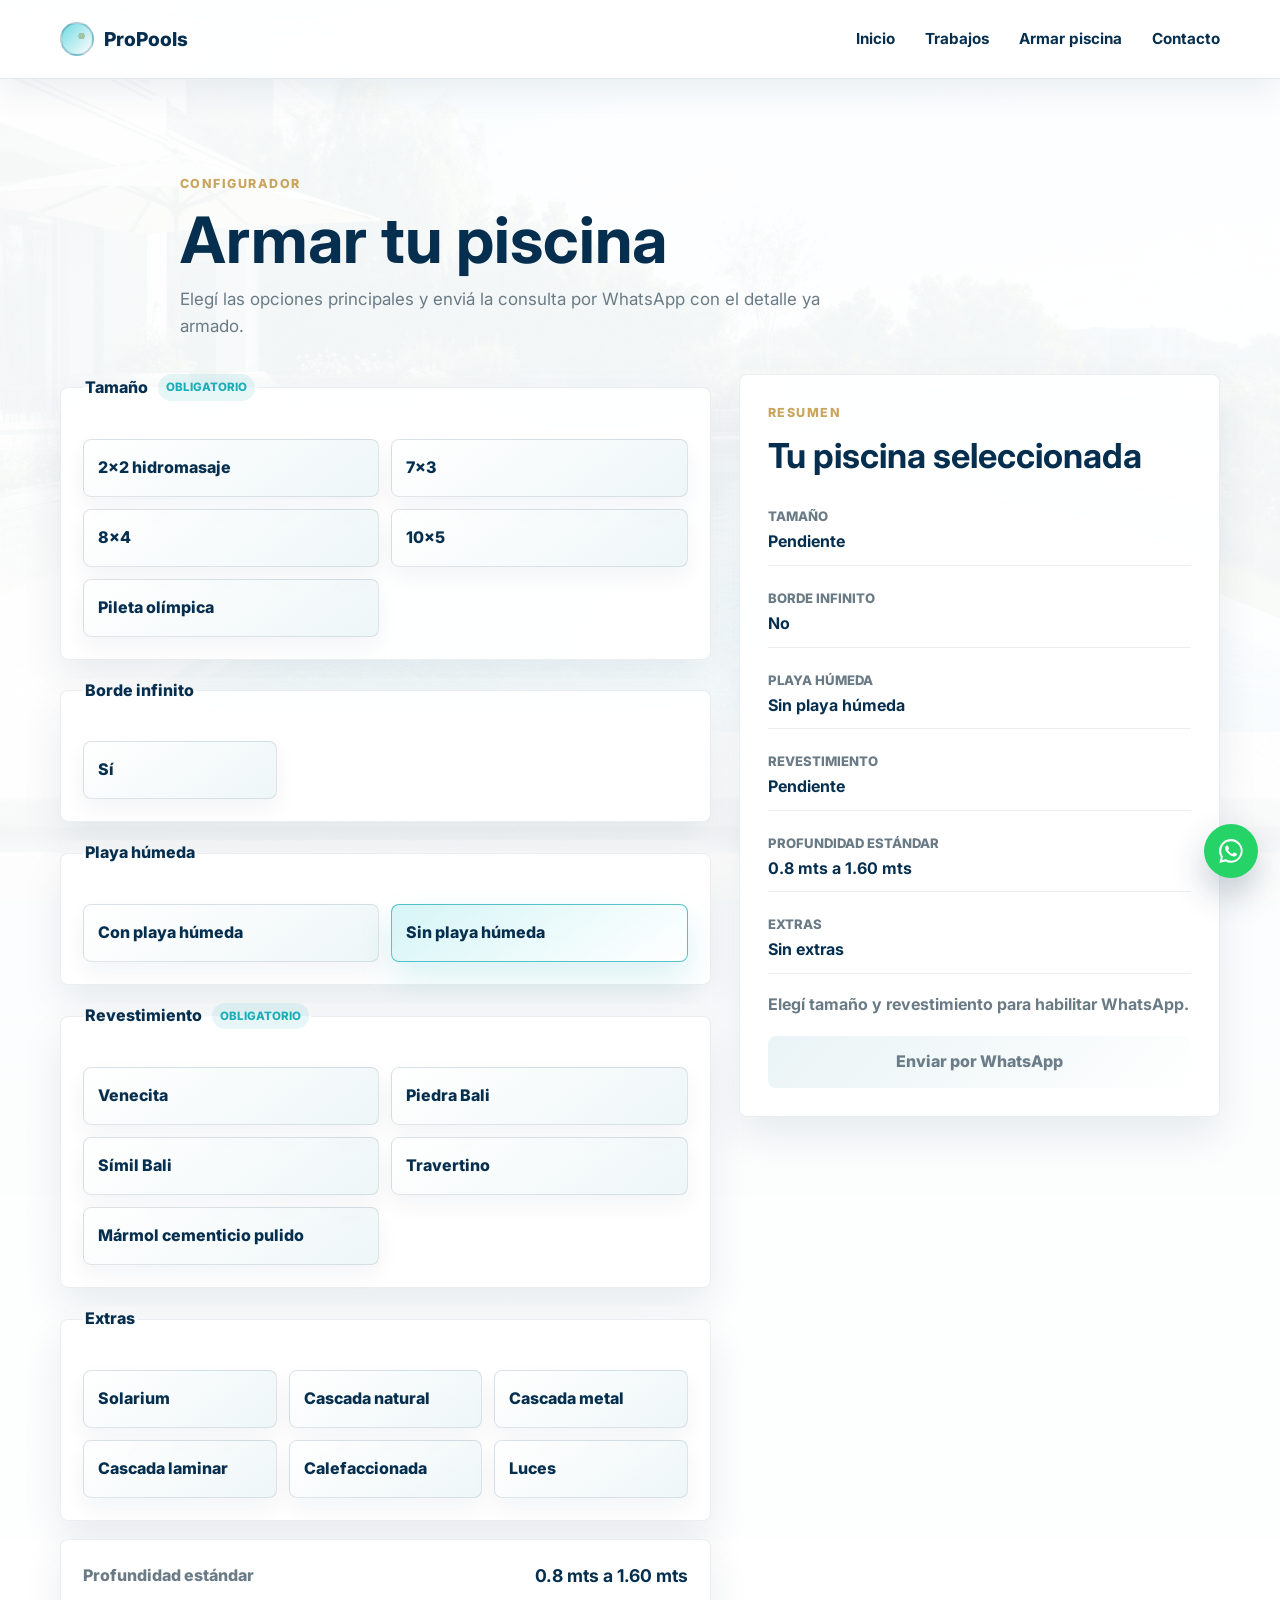
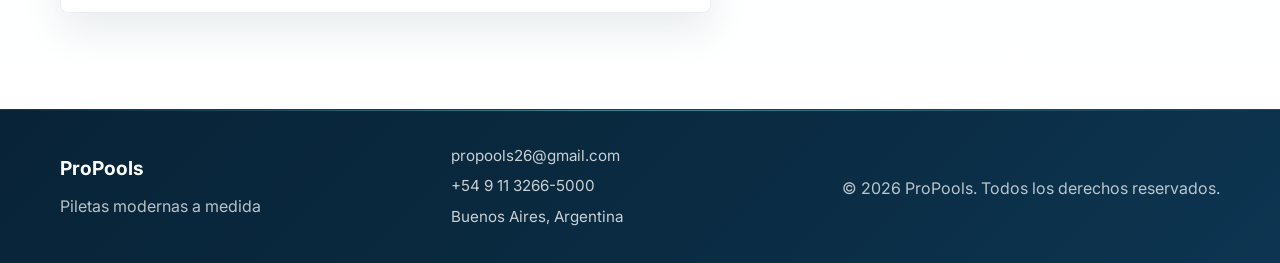
<file: armar-piscina.html>
<!DOCTYPE html>
<html lang="es">
  <head>
    <meta charset="UTF-8" />
    <meta name="viewport" content="width=device-width, initial-scale=1.0" />
    <meta
      name="description"
      content="Armá tu piscina ProPools seleccionando tamaño, revestimiento, terminaciones y extras para consultar por WhatsApp."
    />
    <title>Armar tu piscina | ProPools</title>
    <link rel="preconnect" href="https://fonts.googleapis.com" />
    <link rel="preconnect" href="https://fonts.gstatic.com" crossorigin />
    <link
      href="https://fonts.googleapis.com/css2?family=Inter:wght@400;500;600;700;800&display=swap"
      rel="stylesheet"
    />
    <link rel="stylesheet" href="styles.css" />
  </head>
  <body>
    <header class="site-header page-header scrolled" id="siteHeader">
      <nav class="navbar" aria-label="Navegación principal">
        <a class="brand" href="index.html#inicio" aria-label="ProPools inicio">
          <span class="brand-mark"></span>
          <span>ProPools</span>
        </a>

        <button
          class="menu-toggle"
          type="button"
          aria-label="Abrir menú"
          aria-expanded="false"
          aria-controls="mainMenu"
        >
          <span></span>
          <span></span>
          <span></span>
        </button>

        <div class="nav-links" id="mainMenu">
          <a href="index.html#inicio">Inicio</a>
          <a href="index.html#trabajos">Trabajos</a>
          <a href="armar-piscina.html" aria-current="page">Armar piscina</a>
          <a href="index.html#contacto">Contacto</a>
        </div>
      </nav>
    </header>

    <main class="builder-page">
      <section class="section builder-section" aria-labelledby="builderTitle">
        <div class="builder-heading reveal">
          <p class="eyebrow">Configurador</p>
          <h1 id="builderTitle">Armar tu piscina</h1>
          <p>
            Elegí las opciones principales y enviá la consulta por WhatsApp con el detalle ya armado.
          </p>
        </div>

        <div class="builder-shell reveal">
          <form class="pool-builder" id="poolBuilder" aria-label="Opciones para armar tu piscina"></form>

          <aside class="builder-summary" aria-live="polite">
            <div class="builder-summary-inner">
              <p class="eyebrow">Resumen</p>
              <h2>Tu piscina seleccionada</h2>
              <div class="summary-list" id="poolSummary"></div>
              <p class="summary-help" id="poolSummaryHelp"></p>
              <a class="btn btn-primary whatsapp-submit" id="poolWhatsappLink" href="#" aria-disabled="true">
                Enviar por WhatsApp
              </a>
            </div>
          </aside>
        </div>
      </section>
    </main>

    <a
      class="whatsapp-float"
      href="https://wa.me/5491132665000?text=Hola%20ProPools,%20quiero%20consultar%20por%20una%20pileta"
      target="_blank"
      rel="noopener noreferrer"
      aria-label="Consultar por WhatsApp"
    >
      <svg viewBox="0 0 32 32" aria-hidden="true">
        <path
          d="M16.01 3.2A12.73 12.73 0 0 0 5.14 22.53L3.6 28.8l6.42-1.5A12.72 12.72 0 1 0 16.01 3.2Zm0 23.14a10.39 10.39 0 0 1-5.3-1.45l-.38-.22-3.8.88.91-3.69-.25-.39a10.4 10.4 0 1 1 8.82 4.87Zm5.7-7.78c-.31-.16-1.84-.91-2.13-1.01-.28-.1-.49-.16-.7.16-.2.31-.8 1.01-.98 1.22-.18.2-.36.23-.67.08-.31-.16-1.31-.48-2.49-1.54-.92-.82-1.54-1.83-1.72-2.14-.18-.31-.02-.48.14-.64.14-.14.31-.36.47-.54.16-.18.2-.31.31-.52.1-.2.05-.39-.03-.54-.08-.16-.7-1.68-.96-2.3-.25-.6-.51-.52-.7-.53h-.6c-.2 0-.54.08-.82.39-.28.31-1.08 1.05-1.08 2.56s1.11 2.98 1.26 3.18c.16.2 2.18 3.33 5.28 4.67.74.32 1.31.51 1.76.65.74.23 1.41.2 1.94.12.59-.09 1.84-.75 2.1-1.47.26-.72.26-1.34.18-1.47-.08-.13-.28-.2-.59-.36Z"
        />
      </svg>
    </a>

    <footer class="site-footer">
      <div class="site-footer-inner">
        <div class="footer-brand-block">
          <strong>ProPools</strong>
          <p>Piletas modernas a medida</p>
        </div>
        <div class="footer-contact-block">
          <a href="mailto:propools26@gmail.com">propools26@gmail.com</a>
          <a href="tel:+5491132665000">+54 9 11 3266-5000</a>
          <span>Buenos Aires, Argentina</span>
        </div>
        <p class="footer-copy">&copy; <span id="year"></span> ProPools. Todos los derechos reservados.</p>
      </div>
    </footer>

    <script src="script.js"></script>
  </body>
</html>
</file>
<file: styles.css>
:root {
  --deep-blue: #062f4f;
  --navy: #082337;
  --aqua: #62d7de;
  --turquoise: #1caeb8;
  --gold: #c9a45d;
  --white: #ffffff;
  --soft-white: #f7fbfc;
  --mist: #e8f3f5;
  --gray: #6a7b86;
  --ink: #10242f;
  --shadow: 0 22px 60px rgba(6, 47, 79, 0.15);
  --radius: 8px;
  --header-height: 78px;
}

* {
  box-sizing: border-box;
}

html {
  scroll-behavior: smooth;
}

body {
  margin: 0;
  overflow-x: hidden;
  color: var(--ink);
  background: var(--soft-white);
  font-family: "Inter", Arial, sans-serif;
  line-height: 1.6;
}

img,
svg {
  display: block;
}

a {
  color: inherit;
  text-decoration: none;
}

button,
input,
textarea {
  font: inherit;
}

.site-header {
  position: fixed;
  top: 0;
  left: 0;
  z-index: 20;
  width: 100%;
  transition: background 220ms ease, box-shadow 220ms ease, border-color 220ms ease;
}

.site-header.scrolled,
.site-header.menu-open {
  background: rgba(255, 255, 255, 0.86);
  border-bottom: 1px solid rgba(6, 47, 79, 0.1);
  box-shadow: 0 12px 35px rgba(6, 47, 79, 0.08);
  backdrop-filter: blur(18px);
}

.navbar {
  width: min(1160px, calc(100% - 40px));
  min-height: var(--header-height);
  margin: 0 auto;
  display: flex;
  align-items: center;
  justify-content: space-between;
  gap: 24px;
}

.brand {
  display: inline-flex;
  align-items: center;
  gap: 10px;
  color: var(--white);
  font-size: 1.2rem;
  font-weight: 800;
  letter-spacing: 0;
}

.site-header.scrolled .brand,
.site-header.menu-open .brand {
  color: var(--deep-blue);
}

.brand-mark {
  width: 34px;
  height: 34px;
  border: 2px solid rgba(255, 255, 255, 0.82);
  border-radius: 50%;
  background:
    linear-gradient(135deg, rgba(98, 215, 222, 0.9), rgba(255, 255, 255, 0.2)),
    radial-gradient(circle at 65% 40%, var(--gold) 0 12%, transparent 13%);
}

.site-header.scrolled .brand-mark,
.site-header.menu-open .brand-mark {
  border-color: rgba(6, 47, 79, 0.2);
}

.nav-links {
  display: flex;
  align-items: center;
  gap: 30px;
  color: rgba(255, 255, 255, 0.9);
  font-size: 0.95rem;
  font-weight: 700;
}

.site-header.scrolled .nav-links,
.site-header.menu-open .nav-links {
  color: var(--deep-blue);
}

.nav-links a {
  position: relative;
  padding: 8px 0;
}

.nav-links a::after {
  position: absolute;
  left: 0;
  bottom: 2px;
  width: 100%;
  height: 2px;
  content: "";
  background: var(--gold);
  transform: scaleX(0);
  transform-origin: right;
  transition: transform 200ms ease;
}

.nav-links a:hover::after {
  transform: scaleX(1);
  transform-origin: left;
}

.menu-toggle {
  display: none;
  width: 44px;
  height: 44px;
  align-items: center;
  justify-content: center;
  flex-direction: column;
  gap: 4px;
  padding: 0;
  border: 0;
  border-radius: 50%;
  background: rgba(255, 255, 255, 0.18);
  cursor: pointer;
}

.menu-toggle span {
  display: block;
  width: 20px;
  height: 2px;
  margin: 0;
  background: var(--white);
  border-radius: 999px;
  transition: transform 200ms ease, opacity 200ms ease, background 200ms ease;
}

.site-header.scrolled .menu-toggle span,
.site-header.menu-open .menu-toggle span {
  background: var(--deep-blue);
}

.hero {
  position: relative;
  min-height: 100vh;
  min-height: 100svh;
  height: 100vh;
  height: 100svh;
  display: grid;
  align-items: center;
  overflow: hidden;
  color: var(--white);
}

.hero-media,
.hero-overlay {
  position: absolute;
  inset: 0;
}

.hero-media {
  background: url("assets/hero-pool.png") center/cover no-repeat;
  transform: scale(1.02);
}

.hero-overlay {
  background:
    linear-gradient(90deg, rgba(4, 26, 43, 0.84) 0%, rgba(6, 47, 79, 0.54) 45%, rgba(6, 47, 79, 0.12) 100%),
    linear-gradient(0deg, rgba(4, 26, 43, 0.5), rgba(4, 26, 43, 0.04));
}

.hero-content {
  position: relative;
  z-index: 1;
  width: min(1160px, calc(100% - 40px));
  margin: 0 auto;
  padding-top: var(--header-height);
  padding-bottom: 48px;
}

.eyebrow {
  margin: 0 0 14px;
  color: var(--gold);
  font-size: 0.78rem;
  font-weight: 800;
  letter-spacing: 0.12em;
  text-transform: uppercase;
}

.hero h1 {
  max-width: 790px;
  margin: 0;
  font-size: clamp(2.5rem, 6vw, 5.6rem);
  line-height: 0.98;
  letter-spacing: 0;
}

.hero-copy {
  max-width: 620px;
  margin: 24px 0 0;
  color: rgba(255, 255, 255, 0.88);
  font-size: clamp(1.05rem, 2vw, 1.35rem);
}

.hero-actions {
  display: flex;
  flex-wrap: wrap;
  gap: 14px;
  margin-top: 34px;
}

.btn {
  min-height: 50px;
  display: inline-flex;
  align-items: center;
  justify-content: center;
  padding: 13px 22px;
  border: 1px solid transparent;
  border-radius: var(--radius);
  font-weight: 800;
  transition: transform 180ms ease, box-shadow 180ms ease, background 180ms ease, border-color 180ms ease;
}

.btn:hover {
  transform: translateY(-2px);
}

.btn-primary {
  color: var(--navy);
  background: linear-gradient(135deg, var(--aqua), #efffff);
  box-shadow: 0 16px 38px rgba(98, 215, 222, 0.28);
}

.btn-secondary {
  color: var(--white);
  border-color: rgba(255, 255, 255, 0.36);
  background: rgba(255, 255, 255, 0.08);
  backdrop-filter: blur(12px);
}

.section {
  padding: 96px 0;
}

.trust-band {
  background: var(--white);
  border-bottom: 1px solid rgba(6, 47, 79, 0.08);
}

.trust-grid {
  width: min(1160px, calc(100% - 40px));
  margin: 0 auto;
  display: grid;
  grid-template-columns: repeat(3, 1fr);
  gap: 1px;
  background: rgba(6, 47, 79, 0.08);
}

.trust-item {
  min-height: 190px;
  padding: 34px;
  background: var(--white);
}

.trust-item span {
  color: var(--gold);
  font-weight: 800;
}

.trust-item h2 {
  margin: 18px 0 10px;
  color: var(--deep-blue);
  font-size: 1.18rem;
}

.trust-item p,
.section-heading p,
.contact-copy p {
  margin: 0;
  color: var(--gray);
}

.section-heading {
  width: min(760px, calc(100% - 40px));
  margin: 0 auto 40px;
  text-align: center;
}

.section-heading h2,
.contact-copy h2 {
  margin: 0 0 14px;
  color: var(--deep-blue);
  font-size: clamp(2rem, 4vw, 3.2rem);
  line-height: 1.05;
}

.works-section {
  background:
    linear-gradient(180deg, var(--soft-white), var(--white));
}

.work-categories {
  width: min(1520px, calc(100% - 180px));
  margin: 0 auto;
  display: grid;
  gap: 72px;
}

.work-category {
  display: grid;
  gap: 24px;
  min-width: 0;
}

.work-category-heading {
  max-width: 1080px;
}

.work-category-heading .eyebrow {
  font-size: 0.86rem;
}

.work-category-heading h3 {
  margin: 0 0 12px;
  color: var(--deep-blue);
  font-size: clamp(1.7rem, 3vw, 2.55rem);
  line-height: 1.08;
}

.work-category-heading p:last-child {
  max-width: 1040px;
  margin: 0;
  color: var(--gray);
  white-space: nowrap;
}

.work-carousel {
  --carousel-arrow-size: 48px;
  --carousel-arrow-gap: 28px;
  --carousel-mobile-image-height: 300px;

  position: relative;
  margin-bottom: 42px;
  min-width: 0;
}

.work-carousel-viewport {
  overflow: hidden;
}

.work-carousel-track {
  display: flex;
  transition: transform 420ms cubic-bezier(0.22, 1, 0.36, 1);
}

.work-slide {
  flex: 0 0 100%;
  min-width: 0;
}

.work-slide-inner {
  display: grid;
  grid-template-columns: minmax(0, 2.45fr) minmax(360px, 0.9fr);
  min-height: 560px;
  overflow: hidden;
  border: 1px solid rgba(6, 47, 79, 0.08);
  border-radius: var(--radius);
  background: var(--white);
  box-shadow: 0 18px 54px rgba(6, 47, 79, 0.08);
}

.work-slide-image {
  width: 100%;
  height: 100%;
  min-height: 560px;
  object-fit: cover;
}

.work-slide-copy {
  display: flex;
  flex-direction: column;
  justify-content: center;
  min-width: 0;
  padding: 38px;
  background:
    linear-gradient(145deg, rgba(232, 243, 245, 0.9), rgba(255, 255, 255, 0.94)),
    radial-gradient(circle at 100% 0%, rgba(98, 215, 222, 0.24), transparent 34%);
}

.work-slide-copy span {
  color: var(--gold);
  font-size: 0.78rem;
  font-weight: 800;
  letter-spacing: 0.11em;
  text-transform: uppercase;
}

.work-slide-copy h4 {
  margin: 14px 0;
  color: var(--deep-blue);
  font-size: clamp(1.75rem, 2.7vw, 2.65rem);
  line-height: 1.08;
  overflow-wrap: normal;
  word-break: normal;
}

.work-slide-copy p {
  margin: 0;
  color: var(--gray);
  font-size: 1.02rem;
  overflow-wrap: break-word;
}

.work-carousel-controls {
  position: absolute;
  top: 0;
  right: calc(-1 * (var(--carousel-arrow-size) + var(--carousel-arrow-gap)));
  bottom: 0;
  left: calc(-1 * (var(--carousel-arrow-size) + var(--carousel-arrow-gap)));
  z-index: 2;
  display: flex;
  align-items: center;
  justify-content: space-between;
  pointer-events: none;
}

.icon-btn {
  width: var(--carousel-arrow-size);
  height: var(--carousel-arrow-size);
  position: relative;
  display: grid;
  place-items: center;
  overflow: hidden;
  border: 1px solid rgba(6, 47, 79, 0.18);
  border-radius: 50%;
  color: var(--deep-blue);
  background:
    radial-gradient(circle at 50% 46%, rgba(255, 255, 255, 0.98) 0 46%, rgba(255, 255, 255, 0.78) 68%, rgba(255, 255, 255, 0.48) 100%),
    linear-gradient(145deg, rgba(255, 255, 255, 0.92), rgba(232, 243, 245, 0.62));
  box-shadow:
    0 16px 34px rgba(6, 47, 79, 0.24),
    0 4px 12px rgba(6, 47, 79, 0.14),
    inset 0 1px 0 rgba(255, 255, 255, 0.95),
    inset 0 -10px 18px rgba(6, 47, 79, 0.05);
  backdrop-filter: blur(10px);
  cursor: pointer;
  pointer-events: auto;
  transition: transform 180ms ease, color 180ms ease, background 180ms ease, border-color 180ms ease, box-shadow 180ms ease;
}

.icon-btn:hover {
  color: var(--white);
  border-color: rgba(6, 47, 79, 0.34);
  background:
    radial-gradient(circle at 50% 46%, rgba(6, 47, 79, 0.94) 0 48%, rgba(6, 47, 79, 0.82) 72%, rgba(6, 47, 79, 0.62) 100%),
    linear-gradient(145deg, rgba(28, 174, 184, 0.42), rgba(6, 47, 79, 0.92));
  box-shadow:
    0 18px 38px rgba(6, 47, 79, 0.3),
    0 6px 16px rgba(6, 47, 79, 0.18),
    inset 0 1px 0 rgba(255, 255, 255, 0.22);
  transform: translateY(-2px);
}

.icon-btn span {
  position: relative;
  z-index: 1;
  font-size: 2rem;
  line-height: 1;
  transform: translateY(-1px);
}

.work-carousel-dots {
  display: flex;
  align-items: center;
  justify-content: center;
  gap: 10px;
  margin-top: 14px;
  pointer-events: auto;
}

.carousel-dot {
  width: 11px;
  height: 11px;
  padding: 0;
  border: 0;
  border-radius: 50%;
  background: rgba(6, 47, 79, 0.22);
  cursor: pointer;
  transition: width 180ms ease, background 180ms ease;
}

.carousel-dot.active {
  width: 34px;
  border-radius: 999px;
  background: var(--turquoise);
}

.builder-page {
  padding-top: var(--header-height);
  background:
    linear-gradient(180deg, rgba(247, 251, 252, 0.98), rgba(255, 255, 255, 0.96)),
    url("assets/work-nordelta.png") center top / cover fixed;
  background-blend-mode: screen;
}

.builder-section {
  min-height: calc(100vh - var(--header-height));
}

.builder-heading {
  width: min(920px, calc(100% - 40px));
  margin: 0 auto 34px;
}

.builder-heading h1 {
  max-width: 760px;
  margin: 0 0 14px;
  color: var(--deep-blue);
  font-size: clamp(2.2rem, 5vw, 4.4rem);
  line-height: 1;
}

.builder-heading p:last-child {
  max-width: 680px;
  margin: 0;
  color: var(--gray);
  font-size: 1.06rem;
}

.builder-shell {
  width: min(1160px, calc(100% - 40px));
  margin: 0 auto;
  display: grid;
  grid-template-columns: minmax(0, 1.15fr) minmax(310px, 0.85fr);
  gap: 28px;
  align-items: start;
}

.pool-builder {
  display: grid;
  gap: 18px;
}

.builder-group,
.builder-depth,
.builder-summary-inner {
  border: 1px solid rgba(6, 47, 79, 0.08);
  border-radius: var(--radius);
  background: rgba(255, 255, 255, 0.9);
  box-shadow: 0 18px 42px rgba(6, 47, 79, 0.09);
  backdrop-filter: blur(16px);
}

.builder-group {
  margin: 0;
  padding: 22px;
}

.builder-group legend {
  display: flex;
  align-items: center;
  gap: 10px;
  margin-bottom: 16px;
  color: var(--deep-blue);
  font-weight: 800;
}

.required-mark {
  padding: 4px 8px;
  border-radius: 999px;
  color: var(--turquoise);
  background: rgba(28, 174, 184, 0.1);
  font-size: 0.72rem;
  font-weight: 800;
  text-transform: uppercase;
}

.builder-options {
  display: grid;
  grid-template-columns: repeat(2, minmax(0, 1fr));
  gap: 12px;
}

.builder-options.is-multiple {
  grid-template-columns: repeat(3, minmax(0, 1fr));
}

.builder-option {
  min-height: 58px;
  display: flex;
  align-items: center;
  padding: 14px;
  border: 1px solid rgba(6, 47, 79, 0.12);
  border-radius: var(--radius);
  color: var(--deep-blue);
  background:
    linear-gradient(145deg, rgba(255, 255, 255, 0.94), rgba(232, 243, 245, 0.72));
  box-shadow: 0 10px 22px rgba(6, 47, 79, 0.05);
  cursor: pointer;
  transition: transform 180ms ease, border-color 180ms ease, box-shadow 180ms ease, background 180ms ease;
}

.builder-option:hover,
.builder-option:has(input:focus-visible) {
  border-color: rgba(28, 174, 184, 0.48);
  box-shadow: 0 14px 28px rgba(6, 47, 79, 0.1);
  transform: translateY(-1px);
}

.builder-option.selected {
  border-color: rgba(28, 174, 184, 0.72);
  background:
    linear-gradient(145deg, rgba(98, 215, 222, 0.26), rgba(255, 255, 255, 0.95));
  box-shadow: 0 16px 32px rgba(28, 174, 184, 0.16);
}

.builder-option input {
  position: absolute;
  opacity: 0;
  pointer-events: none;
}

.builder-option span {
  font-weight: 800;
}

.builder-depth {
  display: flex;
  align-items: center;
  justify-content: space-between;
  gap: 18px;
  padding: 22px;
}

.builder-depth span {
  color: var(--gray);
  font-weight: 800;
}

.builder-depth strong {
  color: var(--deep-blue);
  font-size: 1.1rem;
}

.builder-summary {
  position: sticky;
  top: calc(var(--header-height) + 24px);
}

.builder-summary-inner {
  padding: 28px;
}

.builder-summary h2 {
  margin: 0 0 20px;
  color: var(--deep-blue);
  font-size: clamp(1.55rem, 3vw, 2.15rem);
  line-height: 1.08;
}

.summary-list {
  display: grid;
  gap: 10px;
}

.summary-row {
  display: grid;
  gap: 4px;
  padding: 12px 0;
  border-bottom: 1px solid rgba(6, 47, 79, 0.08);
}

.summary-row span {
  color: var(--gray);
  font-size: 0.82rem;
  font-weight: 800;
  text-transform: uppercase;
}

.summary-row strong {
  color: var(--deep-blue);
  line-height: 1.35;
}

.summary-help {
  min-height: 26px;
  margin: 18px 0;
  color: var(--gray);
  font-weight: 700;
}

.whatsapp-submit {
  width: 100%;
  border: 0;
}

.whatsapp-submit.is-disabled {
  color: rgba(8, 35, 55, 0.58);
  background: linear-gradient(135deg, rgba(232, 243, 245, 0.9), rgba(255, 255, 255, 0.9));
  box-shadow: none;
  cursor: not-allowed;
  transform: none;
}

.contact-section {
  background:
    linear-gradient(135deg, rgba(247, 251, 252, 0.96), rgba(232, 243, 245, 0.86)),
    url("assets/work-tigre.png") center/cover fixed;
  background-blend-mode: screen;
}

.contact-shell {
  width: min(1160px, calc(100% - 40px));
  margin: 0 auto;
  display: grid;
  grid-template-columns: minmax(260px, 0.8fr) minmax(320px, 1.2fr);
  gap: 46px;
  align-items: start;
}

.contact-copy {
  padding-top: 18px;
}

.contact-details {
  display: grid;
  gap: 10px;
  margin-top: 28px;
  color: var(--deep-blue);
  font-weight: 700;
}

.contact-details a {
  width: fit-content;
}

.contact-details a:hover {
  color: var(--turquoise);
}

.contact-form {
  padding: 32px;
  border: 1px solid rgba(6, 47, 79, 0.08);
  border-radius: var(--radius);
  background: rgba(255, 255, 255, 0.9);
  box-shadow: var(--shadow);
  backdrop-filter: blur(16px);
}

.form-grid {
  display: grid;
  grid-template-columns: repeat(2, minmax(0, 1fr));
  gap: 18px;
}

.form-row {
  margin-bottom: 18px;
}

.form-row label {
  display: block;
  margin-bottom: 7px;
  color: var(--deep-blue);
  font-size: 0.92rem;
  font-weight: 800;
}

.form-row input,
.form-row textarea {
  width: 100%;
  border: 1px solid rgba(6, 47, 79, 0.15);
  border-radius: var(--radius);
  outline: 0;
  color: var(--ink);
  background: var(--white);
  transition: border-color 180ms ease, box-shadow 180ms ease;
}

.form-row input {
  height: 48px;
  padding: 0 14px;
}

.form-row textarea {
  min-height: 138px;
  resize: vertical;
  padding: 13px 14px;
}

.form-row input:focus,
.form-row textarea:focus {
  border-color: var(--turquoise);
  box-shadow: 0 0 0 4px rgba(28, 174, 184, 0.12);
}

.form-row.error input,
.form-row.error textarea {
  border-color: #c85050;
}

.form-row small {
  min-height: 18px;
  display: block;
  margin-top: 4px;
  color: #b63737;
  font-size: 0.8rem;
}

.form-submit {
  width: 100%;
  border: 0;
  cursor: pointer;
}

.form-submit:disabled {
  cursor: wait;
  opacity: 0.82;
  transform: none;
}

.form-success {
  min-height: 24px;
  margin: 16px 0 0;
  color: #14756d;
  font-weight: 800;
}

.form-success.is-error {
  color: #b63737;
}

.whatsapp-float {
  position: fixed;
  right: 22px;
  bottom: 22px;
  z-index: 25;
  width: 54px;
  height: 54px;
  display: grid;
  place-items: center;
  border-radius: 50%;
  color: var(--white);
  background: #25d366;
  box-shadow: 0 16px 34px rgba(6, 47, 79, 0.24);
  transition: transform 180ms ease, box-shadow 180ms ease;
}

.whatsapp-float:hover {
  transform: scale(1.08);
  box-shadow: 0 18px 40px rgba(6, 47, 79, 0.28);
}

.whatsapp-float svg {
  width: 30px;
  height: 30px;
  fill: currentColor;
}

.site-footer {
  position: relative;
  width: 100%;
  background:
    linear-gradient(135deg, #082337 0%, #0a2b42 55%, #0d3551 100%);
  border-top: 1px solid rgba(255, 255, 255, 0.08);
}

.site-footer::before {
  position: absolute;
  inset: 0 0 auto;
  height: 1px;
  content: "";
  background: linear-gradient(90deg, transparent, rgba(98, 215, 222, 0.55), transparent);
}

.site-footer-inner {
  width: min(1160px, calc(100% - 40px));
  margin: 0 auto;
  padding: 34px 0;
  display: grid;
  grid-template-columns: minmax(220px, 1fr) minmax(260px, 1fr) auto;
  align-items: center;
  gap: 28px;
  color: rgba(255, 255, 255, 0.72);
}

.footer-brand-block,
.footer-contact-block {
  display: grid;
  gap: 6px;
}

.footer-brand-block strong {
  color: var(--white);
  font-size: 1.2rem;
}

.footer-brand-block p,
.footer-copy {
  margin: 4px 0 0;
}

.footer-contact-block {
  justify-items: start;
}

.footer-contact-block a,
.footer-contact-block span {
  color: rgba(255, 255, 255, 0.78);
  font-size: 0.95rem;
}

.footer-contact-block a:hover {
  color: var(--aqua);
}

.footer-copy {
  justify-self: end;
  text-align: right;
  white-space: nowrap;
}

.reveal {
  opacity: 0;
  transform: translateY(18px);
  transition: opacity 600ms ease, transform 600ms ease;
}

.reveal.visible {
  opacity: 1;
  transform: translateY(0);
}

@media (max-width: 860px) {
  .menu-toggle {
    display: flex;
  }

  .nav-links {
    position: absolute;
    top: var(--header-height);
    right: 20px;
    left: 20px;
    display: grid;
    gap: 6px;
    padding: 16px;
    border: 1px solid rgba(6, 47, 79, 0.1);
    border-radius: var(--radius);
    color: var(--deep-blue);
    background: rgba(255, 255, 255, 0.94);
    box-shadow: var(--shadow);
    opacity: 0;
    pointer-events: none;
    transform: translateY(-8px);
    transition: opacity 180ms ease, transform 180ms ease;
    backdrop-filter: blur(18px);
  }

  .nav-links.open {
    opacity: 1;
    pointer-events: auto;
    transform: translateY(0);
  }

  .nav-links a {
    padding: 12px 6px;
  }

  .trust-grid,
  .work-slide-inner,
  .builder-shell,
  .contact-shell,
  .form-grid {
    grid-template-columns: 1fr;
  }

  .work-slide-inner {
    min-height: auto;
  }

  .work-slide-image {
    height: var(--carousel-mobile-image-height);
    min-height: var(--carousel-mobile-image-height);
  }

  .work-slide-copy {
    padding: 30px;
  }

  .work-carousel-controls {
    top: calc(var(--carousel-mobile-image-height) - (var(--carousel-arrow-size) / 2));
    right: 12px;
    bottom: auto;
    left: 12px;
    height: 0;
    align-items: flex-start;
  }

  .work-carousel-dots {
    margin-top: 18px;
  }

  .work-category-heading p:last-child {
    white-space: normal;
  }

  .builder-summary {
    position: static;
  }

  .contact-section {
    background-attachment: scroll;
  }
}

@media (max-width: 620px) {
  :root {
    --header-height: 70px;
  }

  .navbar,
  .hero-content,
  .trust-grid,
  .section-heading,
  .work-categories,
  .builder-heading,
  .builder-shell,
  .contact-shell,
  .site-footer-inner {
    width: min(100% - 28px, 1160px);
  }

  .hero {
    min-height: 100vh;
    min-height: 100svh;
    height: 100vh;
    height: 100svh;
  }

  .hero-overlay {
    background:
      linear-gradient(90deg, rgba(4, 26, 43, 0.86), rgba(6, 47, 79, 0.5)),
      linear-gradient(0deg, rgba(4, 26, 43, 0.55), rgba(4, 26, 43, 0.08));
  }

  .hero-actions,
  .btn {
    width: 100%;
  }

  .section {
    padding: 70px 0;
  }

  .works-section {
    padding-bottom: 24px;
  }

  .contact-section {
    padding-top: 28px;
  }

  .trust-item {
    min-height: auto;
    padding: 26px;
  }

  .work-categories {
    gap: 22px;
  }

  .work-carousel {
    --carousel-arrow-size: 42px;
    --carousel-mobile-image-height: 270px;

    margin-bottom: 9px;
  }

  .work-slide {
    padding: 0;
  }

  .work-slide-inner {
    border-radius: var(--radius);
  }

  .work-slide-image {
    height: var(--carousel-mobile-image-height);
    min-height: 270px;
  }

  .work-slide-copy {
    padding: 28px;
  }

  .builder-page {
    background-attachment: scroll;
  }

  .builder-section {
    padding-top: 48px;
  }

  .builder-shell {
    gap: 20px;
  }

  .builder-group,
  .builder-depth,
  .builder-summary-inner {
    padding: 18px;
  }

  .builder-options,
  .builder-options.is-multiple {
    grid-template-columns: 1fr;
  }

  .builder-depth {
    align-items: flex-start;
    flex-direction: column;
  }

  .contact-form {
    padding: 18px 18px 16px;
  }

  .form-grid {
    gap: 10px;
  }

  .form-row {
    margin-bottom: 12px;
  }

  .form-row label {
    margin-bottom: 5px;
  }

  .form-row input {
    height: 44px;
  }

  .form-row textarea {
    min-height: 122px;
  }

  .form-row small {
    min-height: 14px;
    margin-top: 2px;
  }

  .site-footer-inner {
    grid-template-columns: 1fr;
    align-items: flex-start;
    gap: 18px;
    padding: 28px 0 34px;
  }

  .footer-copy {
    justify-self: start;
    text-align: left;
    white-space: normal;
  }
}
</file>
